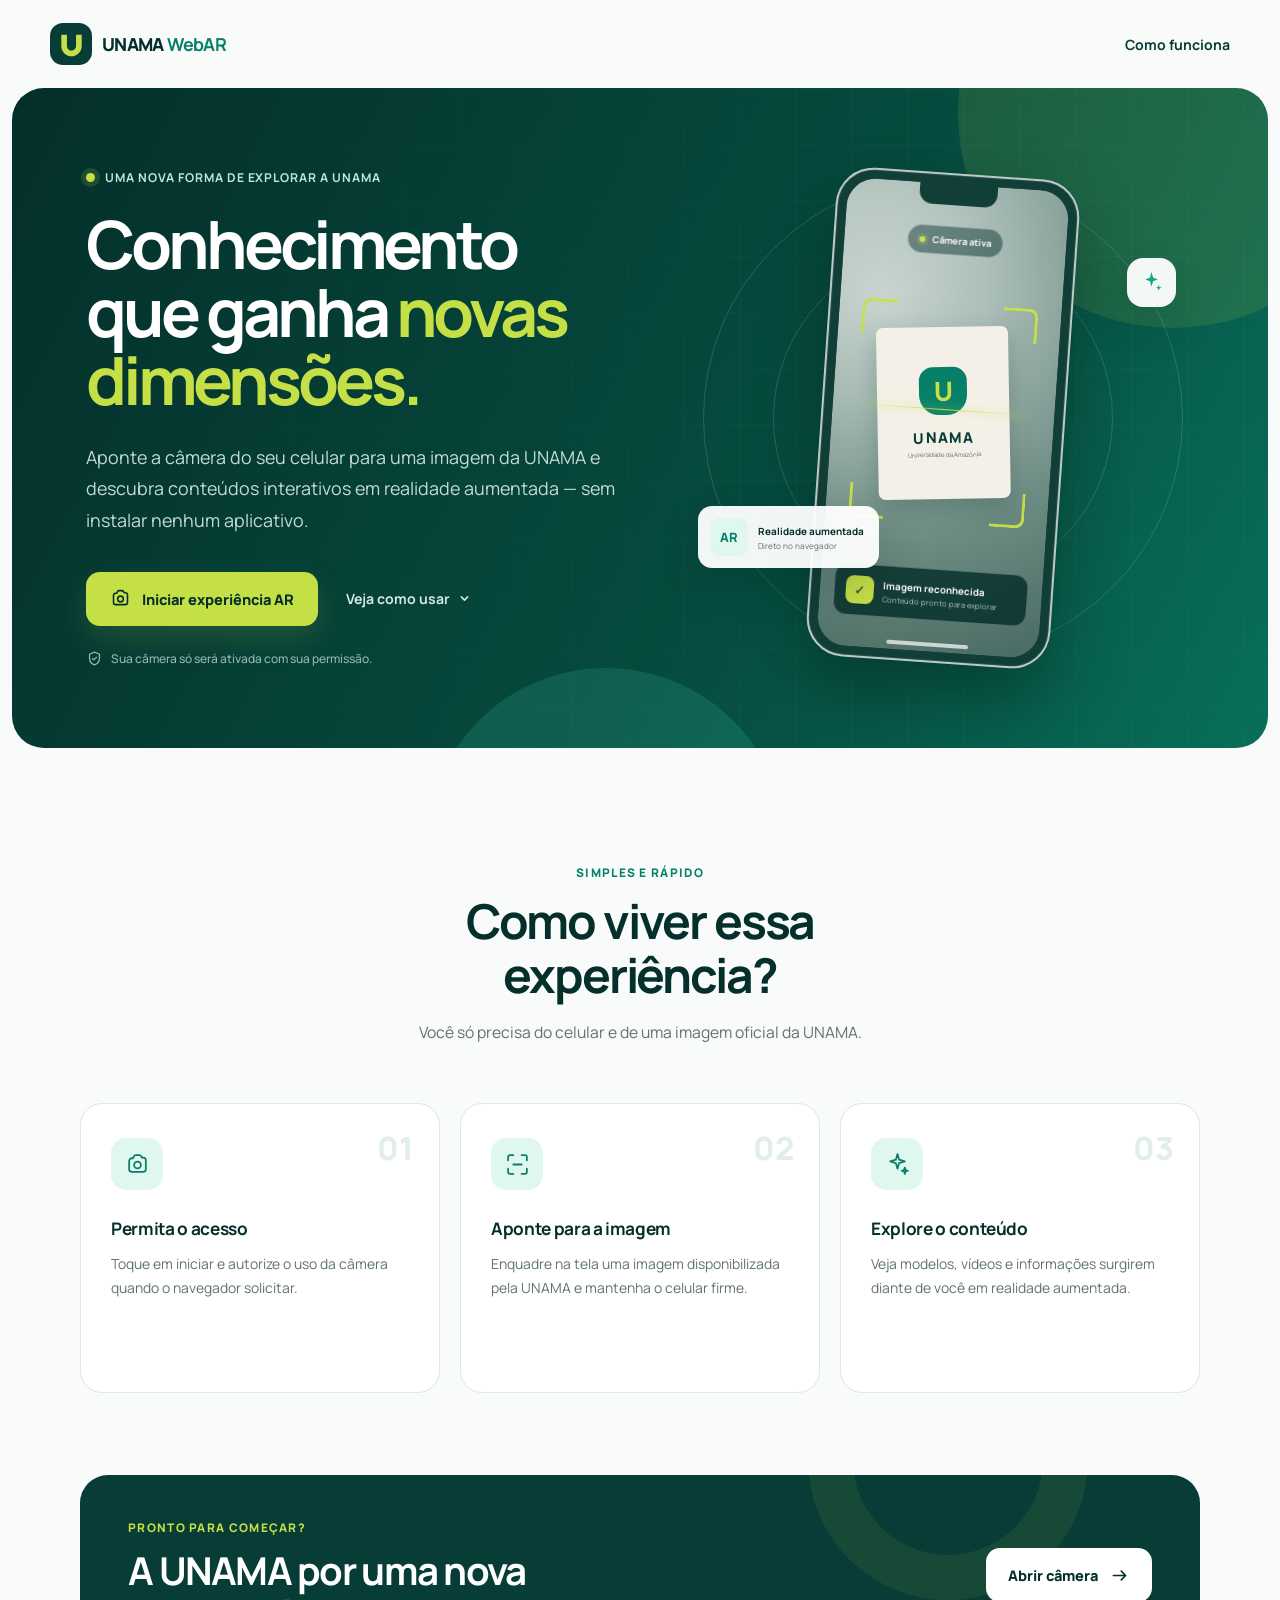
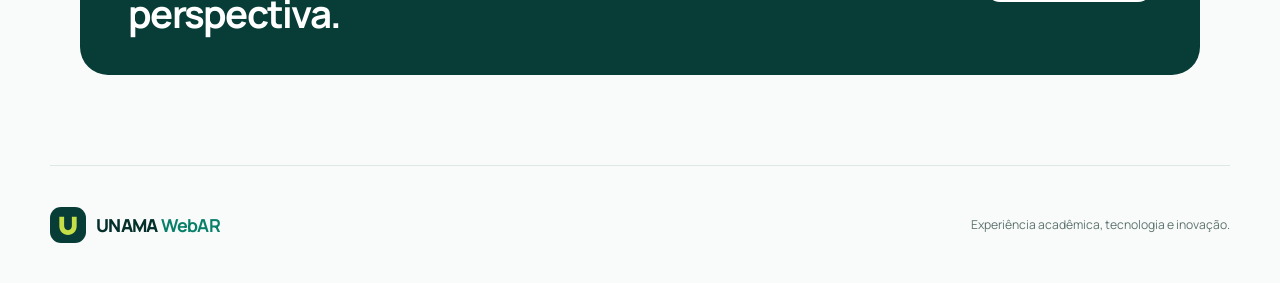
<file: index.html>
<!DOCTYPE html>
<html lang="pt-BR">
<head>
    <meta charset="UTF-8">
    <meta name="viewport" content="width=device-width, initial-scale=1.0">
    <meta name="description" content="Descubra conteúdos da UNAMA em realidade aumentada diretamente pelo navegador do seu celular.">
    <meta name="theme-color" content="#073d36">
    <title>UNAMA WebAR | Conhecimento além da imagem</title>
    <link rel="icon" href="assets/favicon.svg" type="image/svg+xml">
    <link rel="preconnect" href="https://fonts.googleapis.com">
    <link rel="preconnect" href="https://fonts.gstatic.com" crossorigin>
    <link href="https://fonts.googleapis.com/css2?family=Manrope:wght@400;500;600;700;800&amp;display=swap" rel="stylesheet">
    <link rel="stylesheet" href="css/style.css">
</head>
<body>
    <header class="site-header">
        <a class="brand" href="index.html" aria-label="UNAMA WebAR - Página inicial">
            <span class="brand__mark" aria-hidden="true">
                <svg viewBox="0 0 42 42"><path d="M8 8.5v14.3C8 30 13.8 36 21 36s13-6 13-13.2V8.5h-7.2v14.1c0 3.4-2.6 6.3-5.8 6.3s-5.8-2.9-5.8-6.3V8.5H8Z"/><path d="M18 8.5h6v13.8a3 3 0 0 1-6 0V8.5Z" class="brand__mark-detail"/></svg>
            </span>
            <span class="brand__name">UNAMA <strong>WebAR</strong></span>
        </a>
        <a class="header-link" href="#como-usar">Como funciona</a>
    </header>

    <main>
        <section class="hero" aria-labelledby="hero-title">
            <div class="hero__glow hero__glow--one" aria-hidden="true"></div>
            <div class="hero__glow hero__glow--two" aria-hidden="true"></div>
            <div class="hero__content">
                <div class="eyebrow"><span class="eyebrow__dot" aria-hidden="true"></span>Uma nova forma de explorar a UNAMA</div>
                <h1 id="hero-title">Conhecimento que ganha <span>novas dimensões.</span></h1>
                <p class="hero__description">Aponte a câmera do seu celular para uma imagem da UNAMA e descubra conteúdos interativos em realidade aumentada — sem instalar nenhum aplicativo.</p>
                <div class="hero__actions">
                    <a class="button button--primary" href="pages/page_AR.html">
                        <svg viewBox="0 0 24 24" aria-hidden="true"><path d="M4 8.5A2.5 2.5 0 0 1 6.5 6h1.2l.7-1.4A2 2 0 0 1 10.2 3h3.6a2 2 0 0 1 1.8 1.1l.7 1.4h1.2A2.5 2.5 0 0 1 20 8v8.5a2.5 2.5 0 0 1-2.5 2.5h-11A2.5 2.5 0 0 1 4 16.5v-8Z"/><circle cx="12" cy="12.5" r="3.25"/></svg>
                        Iniciar experiência AR
                    </a>
                    <a class="text-link" href="#como-usar">Veja como usar<svg viewBox="0 0 24 24" aria-hidden="true"><path d="m8 10 4 4 4-4"/></svg></a>
                </div>
                <p class="privacy-note"><svg viewBox="0 0 24 24" aria-hidden="true"><path d="M12 3 5 6v5c0 4.6 2.9 8.8 7 10 4.1-1.2 7-5.4 7-10V6l-7-3Z"/><path d="m9 12 2 2 4-4"/></svg>Sua câmera só será ativada com sua permissão.</p>
            </div>

            <div class="hero__visual" role="img" aria-label="Demonstração de um celular reconhecendo uma imagem da UNAMA">
                <div class="orbit orbit--large" aria-hidden="true"></div>
                <div class="orbit orbit--small" aria-hidden="true"></div>
                <div class="phone" aria-hidden="true">
                    <div class="phone__top"></div>
                    <div class="phone__screen">
                        <div class="camera-status"><span></span>Câmera ativa</div>
                        <div class="scanner">
                            <span class="scanner__corner scanner__corner--tl"></span><span class="scanner__corner scanner__corner--tr"></span><span class="scanner__corner scanner__corner--bl"></span><span class="scanner__corner scanner__corner--br"></span><span class="scanner__line"></span>
                            <div class="target-card"><span class="target-card__symbol">U</span><span>UNAMA</span><small>Universidade da Amazônia</small></div>
                        </div>
                        <div class="recognized"><span class="recognized__icon">✓</span><span><strong>Imagem reconhecida</strong><small>Conteúdo pronto para explorar</small></span></div>
                    </div>
                    <div class="phone__home"></div>
                </div>
                <div class="floating-card floating-card--ar" aria-hidden="true"><span>AR</span><div><strong>Realidade aumentada</strong><small>Direto no navegador</small></div></div>
                <div class="floating-card floating-card--spark" aria-hidden="true"><svg viewBox="0 0 24 24"><path d="m12 2 1.5 5.1L18 9l-4.5 1.9L12 16l-1.5-5.1L6 9l4.5-1.9L12 2Z"/><path d="m19 14 .7 2.3L22 17l-2.3.7L19 20l-.7-2.3L16 17l2.3-.7L19 14Z"/></svg></div>
            </div>
        </section>

        <section class="how-it-works" id="como-usar" aria-labelledby="steps-title">
            <div class="section-heading">
                <span class="section-kicker">Simples e rápido</span>
                <h2 id="steps-title">Como viver essa experiência?</h2>
                <p>Você só precisa do celular e de uma imagem oficial da UNAMA.</p>
            </div>
            <ol class="steps">
                <li class="step">
                    <div class="step__number">01</div><div class="step__icon" aria-hidden="true"><svg viewBox="0 0 24 24"><path d="M4 8.5A2.5 2.5 0 0 1 6.5 6h1.2l.7-1.4A2 2 0 0 1 10.2 3h3.6a2 2 0 0 1 1.8 1.1l.7 1.4h1.2A2.5 2.5 0 0 1 20 8v8.5a2.5 2.5 0 0 1-2.5 2.5h-11A2.5 2.5 0 0 1 4 16.5v-8Z"/><circle cx="12" cy="12.5" r="3.25"/></svg></div>
                    <h3>Permita o acesso</h3><p>Toque em iniciar e autorize o uso da câmera quando o navegador solicitar.</p>
                </li>
                <li class="step">
                    <div class="step__number">02</div><div class="step__icon" aria-hidden="true"><svg viewBox="0 0 24 24"><path d="M8 3H5a2 2 0 0 0-2 2v3M16 3h3a2 2 0 0 1 2 2v3M8 21H5a2 2 0 0 1-2-2v-3M16 21h3a2 2 0 0 0 2-2v-3"/><path d="M8 12h8"/></svg></div>
                    <h3>Aponte para a imagem</h3><p>Enquadre na tela uma imagem disponibilizada pela UNAMA e mantenha o celular firme.</p>
                </li>
                <li class="step">
                    <div class="step__number">03</div><div class="step__icon" aria-hidden="true"><svg viewBox="0 0 24 24"><path d="m12 2 1.6 5.4L19 9l-5.4 1.6L12 16l-1.6-5.4L5 9l5.4-1.6L12 2Z"/><path d="m19 15 .7 2.3L22 18l-2.3.7L19 21l-.7-2.3L16 18l2.3-.7L19 15Z"/></svg></div>
                    <h3>Explore o conteúdo</h3><p>Veja modelos, vídeos e informações surgirem diante de você em realidade aumentada.</p>
                </li>
            </ol>
            <div class="cta-banner">
                <div><span class="section-kicker">Pronto para começar?</span><h2>A UNAMA por uma nova perspectiva.</h2></div>
                <a class="button button--light" href="pages/page_AR.html">Abrir câmera<svg viewBox="0 0 24 24" aria-hidden="true"><path d="M5 12h14M14 7l5 5-5 5"/></svg></a>
            </div>
        </section>
    </main>

    <footer class="site-footer">
        <a class="brand brand--footer" href="index.html" aria-label="UNAMA WebAR - Página inicial"><span class="brand__mark" aria-hidden="true"><svg viewBox="0 0 42 42"><path d="M8 8.5v14.3C8 30 13.8 36 21 36s13-6 13-13.2V8.5h-7.2v14.1c0 3.4-2.6 6.3-5.8 6.3s-5.8-2.9-5.8-6.3V8.5H8Z"/><path d="M18 8.5h6v13.8a3 3 0 0 1-6 0V8.5Z" class="brand__mark-detail"/></svg></span><span class="brand__name">UNAMA <strong>WebAR</strong></span></a>
        <p>Experiência acadêmica, tecnologia e inovação.</p>
    </footer>
</body>
</html>
</file>
<file: css/style.css>
:root {
    --green-950: #042f2a;
    --green-900: #073d36;
    --green-700: #087f69;
    --green-500: #18a887;
    --mint: #dff7ef;
    --lime: #c5df47;
    --ink: #13302b;
    --muted: #5e736f;
    --white: #fff;
    --surface: #f8fbfa;
    --border: #dce9e5;
}

*, *::before, *::after { box-sizing: border-box; }
html { scroll-behavior: smooth; }
body {
    margin: 0;
    min-width: 320px;
    background: var(--surface);
    color: var(--ink);
    font-family: "Manrope", system-ui, sans-serif;
    -webkit-font-smoothing: antialiased;
}
a { color: inherit; text-decoration: none; }
svg { display: block; }

.site-header, .site-footer {
    width: min(1180px, calc(100% - 40px));
    margin-inline: auto;
}
.site-header {
    min-height: 88px;
    display: flex;
    align-items: center;
    justify-content: space-between;
    gap: 24px;
}
.brand { display: inline-flex; align-items: center; gap: 10px; width: fit-content; }
.brand__mark {
    width: 42px;
    height: 42px;
    display: grid;
    place-items: center;
    border-radius: 13px;
    background: var(--green-900);
    color: var(--lime);
}
.brand__mark svg { width: 33px; fill: currentColor; }
.brand__mark .brand__mark-detail { fill: var(--green-900); }
.brand__name {
    color: var(--green-950);
    font-size: 1.12rem;
    font-weight: 800;
    letter-spacing: -.035em;
}
.brand__name strong { color: var(--green-700); font-weight: 700; }
.header-link { color: var(--green-900); font-size: .88rem; font-weight: 700; transition: color .2s ease; }
.header-link:hover { color: var(--green-500); }

.hero {
    width: min(1320px, calc(100% - 24px));
    min-height: 660px;
    margin-inline: auto;
    padding: 74px max(24px, calc((100% - 1132px) / 2));
    position: relative;
    isolation: isolate;
    display: grid;
    grid-template-columns: minmax(0, 1.04fr) minmax(390px, .96fr);
    align-items: center;
    gap: 64px;
    overflow: hidden;
    border-radius: 32px;
    background: linear-gradient(117deg, #042f2a 0%, #064b3f 60%, #086f5a 100%);
    color: var(--white);
}
.hero::before {
    content: "";
    position: absolute;
    inset: 0;
    z-index: -2;
    opacity: .17;
    background-image: linear-gradient(rgba(255,255,255,.14) 1px, transparent 1px), linear-gradient(90deg, rgba(255,255,255,.14) 1px, transparent 1px);
    background-size: 56px 56px;
    mask-image: linear-gradient(90deg, transparent, #000 65%, #000);
}
.hero__glow { position: absolute; z-index: -1; border-radius: 50%; pointer-events: none; }
.hero__glow--one { width: 430px; height: 430px; right: -120px; top: -190px; background: rgba(197,223,71,.12); }
.hero__glow--two { width: 360px; height: 360px; left: 33%; bottom: -280px; background: rgba(69,219,183,.15); }
.hero__content { position: relative; z-index: 2; }
.eyebrow {
    display: flex;
    align-items: center;
    gap: 10px;
    margin-bottom: 24px;
    color: #b8eadd;
    font-size: .76rem;
    font-weight: 700;
    letter-spacing: .08em;
    text-transform: uppercase;
}
.eyebrow__dot { width: 9px; height: 9px; border-radius: 50%; background: var(--lime); box-shadow: 0 0 0 5px rgba(197,223,71,.14); }
.hero h1 {
    max-width: 690px;
    margin: 0;
    font-size: clamp(2.75rem, 5.2vw, 4.7rem);
    line-height: 1.02;
    letter-spacing: -.06em;
}
.hero h1 span { color: var(--lime); }
.hero__description {
    max-width: 610px;
    margin: 28px 0 0;
    color: #c4dcd7;
    font-size: clamp(1rem, 1.5vw, 1.12rem);
    line-height: 1.75;
}
.hero__actions { display: flex; align-items: center; gap: 28px; margin-top: 36px; }
.button {
    min-height: 54px;
    display: inline-flex;
    align-items: center;
    justify-content: center;
    gap: 11px;
    border-radius: 14px;
    font-size: .91rem;
    font-weight: 800;
    transition: transform .2s ease, background-color .2s ease, box-shadow .2s ease;
}
.button:hover { transform: translateY(-2px); }
.button:focus-visible, .text-link:focus-visible, .header-link:focus-visible, .brand:focus-visible { outline: 3px solid var(--lime); outline-offset: 4px; }
.button svg, .privacy-note svg, .text-link svg {
    fill: none;
    stroke: currentColor;
    stroke-width: 1.8;
    stroke-linecap: round;
    stroke-linejoin: round;
}
.button svg { width: 21px; }
.button--primary { padding: 0 24px; background: var(--lime); color: var(--green-950); box-shadow: 0 12px 32px rgba(197,223,71,.15); }
.button--primary:hover { background: #d4ea66; box-shadow: 0 15px 36px rgba(197,223,71,.22); }
.text-link { display: inline-flex; align-items: center; gap: 5px; color: #d3e7e2; font-size: .88rem; font-weight: 700; }
.text-link svg { width: 19px; stroke-width: 2; }
.privacy-note { display: flex; align-items: center; gap: 8px; margin: 24px 0 0; color: #91b9b0; font-size: .75rem; font-weight: 500; }
.privacy-note svg { width: 17px; }

.hero__visual { min-height: 500px; position: relative; display: grid; place-items: center; }
.orbit { position: absolute; border: 1px solid rgba(184,234,221,.18); border-radius: 50%; }
.orbit--large { width: 480px; height: 480px; }
.orbit--small { width: 340px; height: 340px; }
.phone {
    width: 244px;
    height: 490px;
    position: relative;
    z-index: 2;
    padding: 9px;
    border: 2px solid rgba(255,255,255,.72);
    border-radius: 38px;
    background: #113e37;
    box-shadow: 0 32px 65px rgba(0,21,18,.36), inset 0 0 0 1px rgba(255,255,255,.1);
    transform: rotate(4deg);
}
.phone__screen {
    height: 100%;
    position: relative;
    overflow: hidden;
    border-radius: 29px;
    background: linear-gradient(rgba(6,49,43,.05), rgba(6,49,43,.12)), radial-gradient(circle at 20% 25%, #d5dfda, #b8c9c3 26%, #78968d 63%, #527269);
}
.phone__screen::after { content: ""; position: absolute; inset: 0; background: linear-gradient(145deg, rgba(255,255,255,.14), transparent 33%); pointer-events: none; }
.phone__top { width: 78px; height: 22px; position: absolute; z-index: 4; top: 8px; left: 50%; border-radius: 0 0 13px 13px; background: #113e37; transform: translateX(-50%); }
.phone__home { width: 82px; height: 4px; position: absolute; z-index: 4; bottom: 14px; left: 50%; border-radius: 99px; background: rgba(255,255,255,.7); transform: translateX(-50%); }
.camera-status {
    width: max-content;
    margin: 42px auto 0;
    padding: 7px 11px;
    display: flex;
    align-items: center;
    gap: 7px;
    border: 1px solid rgba(255,255,255,.35);
    border-radius: 99px;
    background: rgba(4,47,42,.5);
    color: white;
    font-size: .58rem;
    font-weight: 700;
    backdrop-filter: blur(7px);
}
.camera-status span { width: 6px; height: 6px; border-radius: 50%; background: var(--lime); box-shadow: 0 0 0 3px rgba(197,223,71,.16); }
.scanner { width: 176px; height: 220px; position: relative; margin: 48px auto 0; display: grid; place-items: center; }
.scanner__corner { width: 35px; height: 35px; position: absolute; border-color: var(--lime); border-style: solid; }
.scanner__corner--tl { top: 0; left: 0; border-width: 3px 0 0 3px; border-radius: 9px 0 0; }
.scanner__corner--tr { top: 0; right: 0; border-width: 3px 3px 0 0; border-radius: 0 9px 0 0; }
.scanner__corner--bl { bottom: 0; left: 0; border-width: 0 0 3px 3px; border-radius: 0 0 0 9px; }
.scanner__corner--br { right: 0; bottom: 0; border-width: 0 3px 3px 0; border-radius: 0 0 9px; }
.scanner__line {
    width: calc(100% - 14px);
    height: 1px;
    position: absolute;
    z-index: 2;
    top: 48%;
    background: linear-gradient(90deg, transparent, var(--lime), transparent);
    box-shadow: 0 0 10px var(--lime);
    animation: scan 2.8s ease-in-out infinite;
}
@keyframes scan { 0%, 100% { transform: translateY(-74px); opacity: .35; } 50% { transform: translateY(74px); opacity: 1; } }
.target-card {
    width: 132px;
    aspect-ratio: 1 / 1.3;
    padding: 19px 13px;
    display: flex;
    flex-direction: column;
    align-items: center;
    justify-content: center;
    border-radius: 7px;
    background: #f4f0e8;
    color: var(--green-900);
    box-shadow: 0 10px 25px rgba(11,54,47,.25);
    transform: rotate(-5deg);
}
.target-card__symbol { width: 48px; height: 48px; margin-bottom: 12px; display: grid; place-items: center; border-radius: 14px 14px 20px 20px; background: var(--green-700); color: var(--lime); font-size: 1.65rem; font-weight: 800; }
.target-card > span:not(.target-card__symbol) { font-size: .92rem; font-weight: 800; letter-spacing: .08em; }
.target-card small { margin-top: 3px; color: #64746f; font-size: .39rem; }
.recognized {
    width: calc(100% - 28px);
    position: absolute;
    left: 14px;
    bottom: 31px;
    padding: 11px;
    display: flex;
    align-items: center;
    gap: 9px;
    border: 1px solid rgba(255,255,255,.28);
    border-radius: 13px;
    background: rgba(4,47,42,.82);
    color: white;
    backdrop-filter: blur(8px);
}
.recognized__icon { width: 28px; height: 28px; flex: 0 0 auto; display: grid; place-items: center; border-radius: 8px; background: var(--lime); color: var(--green-950); font-size: .82rem; font-weight: 800; }
.recognized > span:last-child { display: flex; flex-direction: column; gap: 2px; }
.recognized strong { font-size: .61rem; }
.recognized small { color: #a9c6bf; font-size: .48rem; }
.floating-card { position: absolute; z-index: 3; background: rgba(255,255,255,.95); color: var(--green-950); box-shadow: 0 18px 42px rgba(0,31,26,.18); }
.floating-card--ar { left: 5px; bottom: 100px; padding: 12px 15px 12px 12px; display: flex; align-items: center; gap: 10px; border-radius: 14px; }
.floating-card--ar > span { width: 38px; height: 38px; display: grid; place-items: center; border-radius: 10px; background: var(--mint); color: var(--green-700); font-size: .8rem; font-weight: 800; }
.floating-card--ar div { display: flex; flex-direction: column; gap: 2px; }
.floating-card--ar strong { font-size: .62rem; }
.floating-card--ar small { color: var(--muted); font-size: .51rem; }
.floating-card--spark { width: 49px; height: 49px; top: 90px; right: 18px; display: grid; place-items: center; border-radius: 16px; }
.floating-card--spark svg { width: 25px; fill: var(--green-500); }

.how-it-works { width: min(1120px, calc(100% - 40px)); margin: 0 auto; padding: 112px 0 90px; }
.section-heading { max-width: 610px; margin: 0 auto; text-align: center; }
.section-kicker { color: var(--green-700); font-size: .74rem; font-weight: 800; letter-spacing: .11em; text-transform: uppercase; }
.section-heading h2, .cta-banner h2 { margin: 12px 0 0; color: var(--green-950); font-size: clamp(2rem, 4vw, 3rem); line-height: 1.12; letter-spacing: -.045em; }
.section-heading p { margin: 17px 0 0; color: var(--muted); font-size: .98rem; line-height: 1.7; }
.steps { margin: 58px 0 0; padding: 0; display: grid; grid-template-columns: repeat(3, 1fr); gap: 20px; list-style: none; }
.step {
    min-height: 290px;
    position: relative;
    padding: 34px 30px;
    overflow: hidden;
    border: 1px solid var(--border);
    border-radius: 22px;
    background: var(--white);
    transition: transform .25s ease, box-shadow .25s ease, border-color .25s ease;
}
.step:hover { transform: translateY(-5px); border-color: #c3ddd6; box-shadow: 0 18px 42px rgba(16,75,64,.09); }
.step__number { position: absolute; top: 22px; right: 25px; color: #e2eeeb; font-size: 2rem; font-weight: 800; }
.step__icon { width: 52px; height: 52px; display: grid; place-items: center; border-radius: 15px; background: var(--mint); color: var(--green-700); }
.step__icon svg { width: 25px; fill: none; stroke: currentColor; stroke-width: 1.7; stroke-linecap: round; stroke-linejoin: round; }
.step h3 { margin: 27px 0 0; color: var(--green-950); font-size: 1.08rem; letter-spacing: -.02em; }
.step p { margin: 12px 0 0; color: var(--muted); font-size: .87rem; line-height: 1.7; }
.cta-banner {
    min-height: 195px;
    margin-top: 82px;
    padding: 40px 48px;
    position: relative;
    isolation: isolate;
    display: flex;
    align-items: center;
    justify-content: space-between;
    gap: 36px;
    overflow: hidden;
    border-radius: 28px;
    background: var(--green-900);
}
.cta-banner::after { content: ""; width: 280px; height: 280px; position: absolute; z-index: -1; right: 10%; top: -155px; border: 45px solid rgba(197,223,71,.08); border-radius: 50%; }
.cta-banner .section-kicker { color: var(--lime); }
.cta-banner h2 { max-width: 570px; color: var(--white); font-size: clamp(1.65rem, 3vw, 2.45rem); }
.button--light { flex: 0 0 auto; padding: 0 22px; background: var(--white); color: var(--green-950); }
.button--light:hover { background: var(--mint); }
.site-footer { min-height: 118px; padding: 30px 0; display: flex; align-items: center; justify-content: space-between; gap: 24px; border-top: 1px solid var(--border); }
.brand--footer .brand__mark { width: 36px; height: 36px; border-radius: 11px; }
.brand--footer .brand__mark svg { width: 28px; }
.site-footer p { margin: 0; color: var(--muted); font-size: .76rem; }

@media (max-width: 900px) {
    .hero { padding-top: 64px; padding-bottom: 60px; grid-template-columns: 1fr; gap: 60px; text-align: center; }
    .hero__content { max-width: 700px; margin-inline: auto; }
    .eyebrow, .hero__actions, .privacy-note { justify-content: center; }
    .hero__description { margin-inline: auto; }
    .hero__visual { width: min(100%, 520px); margin-inline: auto; }
    .steps { grid-template-columns: 1fr; }
    .step { min-height: auto; }
}

@media (max-width: 620px) {
    .site-header, .site-footer, .how-it-works { width: min(100% - 32px, 1120px); }
    .site-header { min-height: 74px; }
    .header-link { display: none; }
    .hero { width: calc(100% - 16px); min-height: 0; padding: 48px 20px 50px; gap: 46px; border-radius: 24px; }
    .eyebrow { margin-bottom: 20px; font-size: .64rem; letter-spacing: .06em; }
    .hero h1 { font-size: clamp(2.4rem, 12vw, 3.25rem); }
    .hero__description { margin-top: 22px; font-size: .94rem; line-height: 1.65; }
    .hero__actions { margin-top: 30px; flex-direction: column; gap: 20px; }
    .button--primary { width: 100%; }
    .privacy-note { align-items: flex-start; line-height: 1.45; }
    .privacy-note svg { flex: 0 0 auto; }
    .hero__visual { min-height: 420px; transform: scale(.86); margin-top: -26px; margin-bottom: -28px; }
    .orbit--large { width: 430px; height: 430px; }
    .floating-card--ar { left: -23px; }
    .floating-card--spark { right: -4px; }
    .how-it-works { padding: 84px 0 64px; }
    .section-heading h2 { font-size: 2rem; }
    .steps { margin-top: 40px; gap: 14px; }
    .step { padding: 28px 24px; }
    .cta-banner { margin-top: 58px; padding: 34px 25px; flex-direction: column; align-items: flex-start; text-align: left; }
    .button--light { width: 100%; }
    .site-footer { min-height: 140px; flex-direction: column; justify-content: center; text-align: center; }
}

@media (prefers-reduced-motion: reduce) {
    html { scroll-behavior: auto; }
    *, *::before, *::after { animation-duration: .01ms !important; animation-iteration-count: 1 !important; transition-duration: .01ms !important; }
}
</file>
